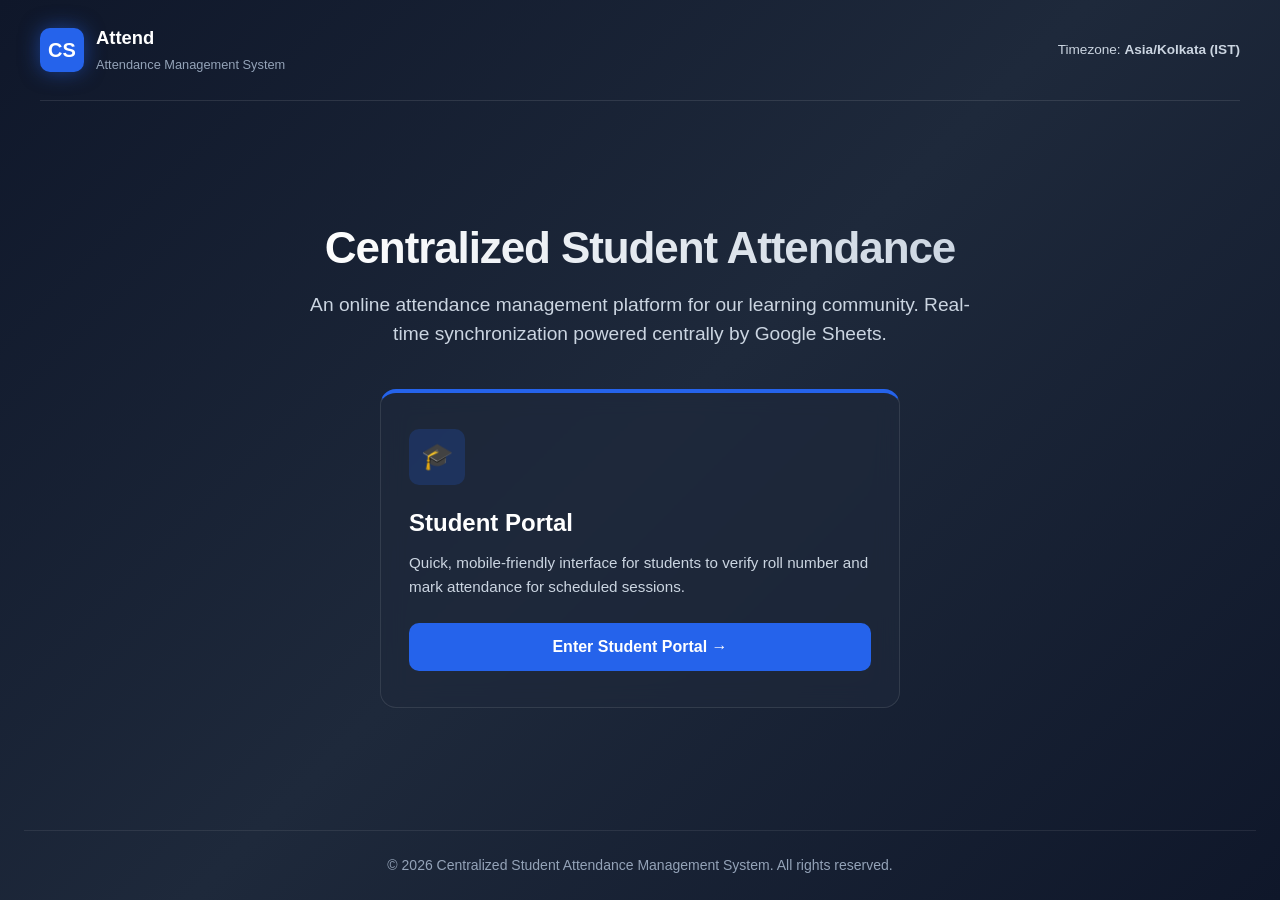
<file: index.html>
<!DOCTYPE html>
<html lang="en">
<head>
  <meta charset="UTF-8">
  <meta name="viewport" content="width=device-width, initial-scale=1.0">
  <title>Centralized Student Attendance Management System</title>
  <link rel="stylesheet" href="css/style.css">
  <link rel="preconnect" href="https://fonts.googleapis.com">
  <link rel="preconnect" href="https://fonts.gstatic.com" crossorigin>
</head>
<body class="landing-wrapper">

  <!-- Header -->
  <header class="landing-header">
    <div class="brand-badge">
      <div class="brand-logo-icon">CS</div>
      <div>
        <h2 style="font-size: 1.15rem; font-weight: 700; margin: 0;">Attend</h2>
        <span style="font-size: 0.8rem; color: var(--slate-400);">Attendance Management System</span>
      </div>
    </div>
    <div style="font-size: 0.85rem; color: var(--slate-300);">
      Timezone: <strong>Asia/Kolkata (IST)</strong>
    </div>
  </header>

  <!-- Hero Section -->
  <main class="landing-hero">
    <h1>Centralized Student Attendance</h1>
    <p>
      An online attendance management platform for our learning community.
      Real-time synchronization powered centrally by Google Sheets.
    </p>

    <!-- Portal Selection Cards -->
    <div class="portal-cards-grid">
      <!-- Student Portal Card -->
      <div class="portal-card student-card">
        <div>
          <div class="portal-icon">🎓</div>
          <h2>Student Portal</h2>
          <p>
            Quick, mobile-friendly interface for students to verify roll number and mark attendance for scheduled sessions.
          </p>
        </div>
        <div>
          <a href="student.html" class="btn-portal btn-primary">
            Enter Student Portal &rarr;
          </a>
        </div>
      </div>

    </div>
  </main>

  <!-- Footer -->
  <footer class="landing-footer">
    <p>&copy; 2026 Centralized Student Attendance Management System. All rights reserved.</p>
  </footer>

  <script src="js/config.js"></script>
</body>
</html>
</file>
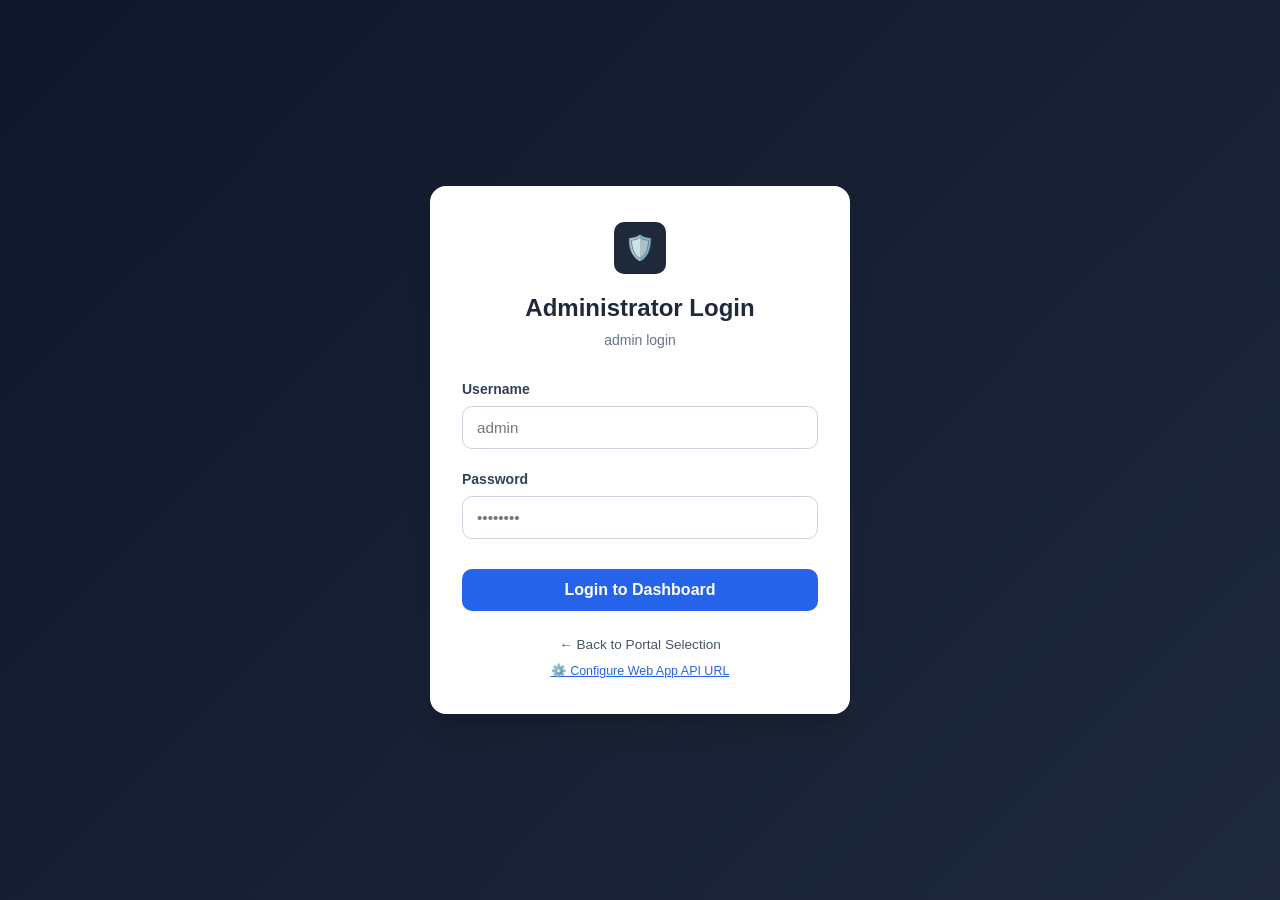
<file: admin-login.html>
<!DOCTYPE html>
<html lang="en">
<head>
  <meta charset="UTF-8">
  <meta name="viewport" content="width=device-width, initial-scale=1.0">
  <title>Admin Login | EduAttend</title>
  <link rel="stylesheet" href="css/style.css">
</head>
<body class="admin-login-body">

  <div class="login-card">
    <div class="login-header">
      <div class="login-badge-icon">🛡️</div>
      <h2>Administrator Login</h2>
      <p>admin login </p>
    </div>

    <!-- Alert Box -->
    <div id="loginAlert" class="status-card closed" style="display: none; padding: 12px; margin-bottom: 20px; font-size: 0.875rem;">
    </div>

    <form id="adminLoginForm">
      <div class="form-group">
        <label for="adminUsername" class="form-label">Username</label>
        <input
          type="text"
          id="adminUsername"
          class="form-input"
          placeholder="admin"
          required
          autocomplete="username"
        >
      </div>

      <div class="form-group">
        <label for="adminPassword" class="form-label">Password</label>
        <input
          type="password"
          id="adminPassword"
          class="form-input"
          placeholder="••••••••"
          required
          autocomplete="current-password"
        >
      </div>

      <button type="submit" id="btnLoginSubmit" class="btn-portal btn-primary" style="margin-top: 10px;">
        Login to Dashboard
      </button>
    </form>

    <div style="margin-top: 24px; text-align: center; font-size: 0.85rem; color: var(--slate-500); display: flex; flex-direction: column; gap: 8px;">
      <a href="index.html" style="color: var(--slate-600);">&larr; Back to Portal Selection</a>
      <button type="button" id="btnConfigApiUrl" style="background: none; border: none; color: var(--primary); font-size: 0.78rem; cursor: pointer; text-decoration: underline;">
        ⚙️ Configure Web App API URL
      </button>
    </div>
  </div>

  <script src="js/config.js"></script>
  <script src="js/api.js"></script>
  <script src="js/admin.js"></script>
</body>
</html>
</file>
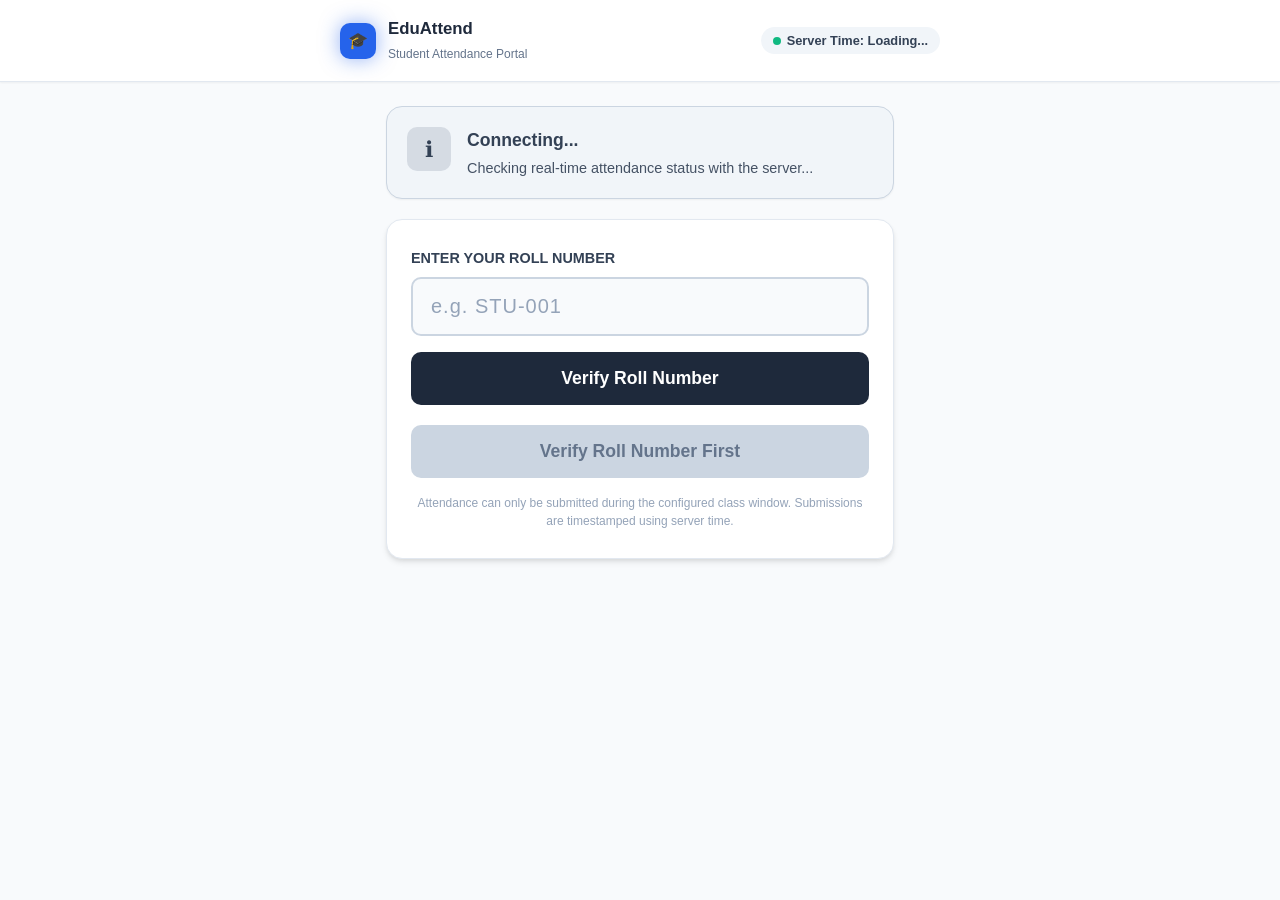
<file: student.html>
<!DOCTYPE html>
<html lang="en">
<head>
  <meta charset="UTF-8">
  <meta name="viewport" content="width=device-width, initial-scale=1.0">
  <title>Student Attendance Portal | EduAttend</title>
  <link rel="stylesheet" href="css/style.css">
</head>
<body class="student-page-body">

  <!-- Student Header -->
  <header class="student-header">
    <div class="student-header-inner">
      <div class="brand-badge">
        <div class="brand-logo-icon" style="width: 36px; height: 36px; font-size: 16px;">🎓</div>
        <div>
          <h1 style="font-size: 1.05rem; font-weight: 700; margin: 0; color: var(--slate-800);">EduAttend</h1>
          <span style="font-size: 0.75rem; color: var(--slate-500);">Student Attendance Portal</span>
        </div>
      </div>
      <div class="header-time-pill">
        <span class="pulse-dot online" id="pulseIndicator"></span>
        <span id="serverTimeDisplay">Server Time: Loading...</span>
      </div>
    </div>
  </header>

  <!-- Main Container -->
  <main class="student-container">

    <!-- Live Status Banner -->
    <div class="status-card idle" id="statusCard">
      <div class="status-icon-box" id="statusIcon">ℹ</div>
      <div class="status-info">
        <h3 id="statusTitle">Connecting...</h3>
        <p id="statusMessage">Checking real-time attendance status with the server...</p>
      </div>
    </div>

    <!-- Active Class Details Card -->
    <div class="class-info-card" id="classDetailsCard" style="display: none;">
      <div class="card-title-sub">Current Scheduled Session</div>
      <div class="class-title-text" id="displayClassName">Class Session</div>
      <div class="meta-grid">
        <div class="meta-item">
          <span class="meta-label">Date</span>
          <span class="meta-value" id="displayClassDate">-</span>
        </div>
        <div class="meta-item">
          <span class="meta-label">Class Timing</span>
          <span class="meta-value" id="displayClassTiming">-</span>
        </div>
        <div class="meta-item">
          <span class="meta-label">Attendance Window</span>
          <span class="meta-value" id="displayAttendanceWindow">-</span>
        </div>
        <div class="meta-item">
          <span class="meta-label">Timezone</span>
          <span class="meta-value">Asia/Kolkata (IST)</span>
        </div>
      </div>
    </div>

    <!-- Attendance Action Box -->
    <div class="attendance-box" id="attendanceBox">
      <!-- Error Message Box -->
      <div id="studentErrorAlert" class="status-card closed" style="display: none; padding: 12px 16px; margin-bottom: 16px; font-size: 0.9rem;">
      </div>

      <!-- Step 1: Roll Number Input & Verification -->
      <div class="attendance-step" id="stepVerification">
        <label for="studentRollInput" class="step-label">ENTER YOUR ROLL NUMBER</label>
        <div class="input-roll-group">
          <input
            type="text"
            id="studentRollInput"
            class="input-roll"
            placeholder="e.g. STU-001"
            autocomplete="off"
            autocapitalize="characters"
            spellcheck="false"
          >
        </div>
        <button type="button" id="btnVerifyRoll" class="btn-large btn-verify">
          Verify Roll Number
        </button>
      </div>

      <!-- Step 2: Student Verified Confirmation Banner -->
      <div class="student-verified-banner" id="verifiedBanner" style="display: none;">
        <div class="verified-avatar">✓</div>
        <div class="verified-text" style="flex: 1;">
          <h4 id="verifiedStudentName">Student Name</h4>
          <p id="verifiedRollNumber">Roll No</p>
        </div>
        <button type="button" id="btnResetVerification" style="background: none; border: none; color: #166534; font-size: 0.8rem; cursor: pointer; text-decoration: underline;">
          Change
        </button>
      </div>

      <!-- Step 3: Mark Attendance Button -->
      <div style="margin-top: 20px;">
        <button type="button" id="btnSubmitAttendance" class="btn-large btn-submit-attendance" disabled>
          <span>Verify Roll Number First</span>
        </button>
      </div>

      <p style="font-size: 0.75rem; color: var(--slate-400); text-align: center; margin-top: 16px;">
        Attendance can only be submitted during the configured class window. Submissions are timestamped using server time.
      </p>
    </div>

    <!-- Success Receipt Card -->
    <div class="attendance-box submission-success-card" id="submissionSuccessCard" style="display: none;">
      <div class="success-check-icon">✓</div>
      <h2 style="font-size: 1.4rem; color: var(--slate-800); margin-bottom: 6px;">Attendance Submitted!</h2>
      <p style="color: var(--slate-600); font-size: 0.95rem;">
        Your attendance has been submitted successfully!
      </p>

      <div class="receipt-box">
        <div class="receipt-row">
          <span style="color: var(--slate-500);">Attendance ID</span>
          <strong id="receiptAttId">ATT-XXXX</strong>
        </div>
        <div class="receipt-row">
          <span style="color: var(--slate-500);">Student Name</span>
          <strong id="receiptStudentName">-</strong>
        </div>
        <div class="receipt-row">
          <span style="color: var(--slate-500);">Roll Number</span>
          <strong id="receiptRoll">-</strong>
        </div>
        <div class="receipt-row">
          <span style="color: var(--slate-500);">Class Session</span>
          <strong id="receiptClassName">-</strong>
        </div>
        <div class="receipt-row">
          <span style="color: var(--slate-500);">Submission Time</span>
          <strong id="receiptTime">-</strong>
        </div>
        <div class="receipt-row">
          <span style="color: var(--slate-500);">Status</span>
          <span class="badge badge-present">PRESENT</span>
        </div>
      </div>

      <p style="font-size: 0.8rem; color: var(--slate-500);">
        Recorded centrally in Google Sheets. You may safely close this page.
      </p>
    </div>

  </main>

  <!-- Client Scripts -->
  <script src="js/config.js"></script>
  <script src="js/api.js"></script>
  <script src="js/student.js"></script>
</body>
</html>
</file>
<file: css/style.css>
/* ==========================================================================
   CENTRALIZED STUDENT ATTENDANCE MANAGEMENT SYSTEM - MAIN STYLESHEET
   Clean, Modern, Responsive Design (Mobile-First)
   ========================================================================== */

:root {
  --primary: #2563eb;
  --primary-hover: #1d4ed8;
  --primary-light: #eff6ff;
  --primary-border: #bfdbfe;

  --success: #10b981;
  --success-dark: #059669;
  --success-light: #ecfdf5;
  --success-border: #a7f3d0;

  --danger: #ef4444;
  --danger-dark: #dc2626;
  --danger-light: #fef2f2;
  --danger-border: #fecaca;

  --warning: #f59e0b;
  --warning-dark: #d97706;
  --warning-light: #fffbeb;
  --warning-border: #fde68a;

  --dark: #0f172a;
  --slate-800: #1e293b;
  --slate-700: #334155;
  --slate-600: #475569;
  --slate-500: #64748b;
  --slate-400: #94a3b8;
  --slate-300: #cbd5e1;
  --slate-200: #e2e8f0;
  --slate-100: #f1f5f9;
  --slate-50: #f8fafc;
  --white: #ffffff;

  --sidebar-width: 260px;
  --header-height: 68px;

  --font-family: -apple-system, BlinkMacSystemFont, "Segoe UI", Roboto, "Helvetica Neue", Arial, sans-serif;
  --radius-sm: 6px;
  --radius-md: 10px;
  --radius-lg: 16px;
  --radius-full: 9999px;

  --shadow-sm: 0 1px 2px 0 rgba(0, 0, 0, 0.05);
  --shadow-md: 0 4px 6px -1px rgba(0, 0, 0, 0.1), 0 2px 4px -1px rgba(0, 0, 0, 0.06);
  --shadow-lg: 0 10px 15px -3px rgba(0, 0, 0, 0.1), 0 4px 6px -2px rgba(0, 0, 0, 0.05);
  --shadow-xl: 0 20px 25px -5px rgba(0, 0, 0, 0.1), 0 10px 10px -5px rgba(0, 0, 0, 0.04);

  --transition: all 0.2s cubic-bezier(0.4, 0, 0.2, 1);
}

/* Base Reset */
*, *::before, *::after {
  box-sizing: border-box;
  margin: 0;
  padding: 0;
}

body {
  font-family: var(--font-family);
  background-color: var(--slate-50);
  color: var(--slate-800);
  line-height: 1.5;
  -webkit-font-smoothing: antialiased;
  min-height: 100vh;
}

a {
  color: var(--primary);
  text-decoration: none;
  transition: var(--transition);
}
a:hover {
  text-decoration: underline;
}

button, input, select, textarea {
  font-family: inherit;
  font-size: inherit;
}

/* ==========================================================================
   LANDING / PORTAL SELECTOR (index.html)
   ========================================================================== */
.landing-wrapper {
  min-height: 100vh;
  display: flex;
  flex-direction: column;
  justify-content: space-between;
  background: linear-gradient(135deg, #0f172a 0%, #1e293b 50%, #0f172a 100%);
  color: var(--white);
  padding: 24px;
}

.landing-header {
  display: flex;
  justify-content: space-between;
  align-items: center;
  max-width: 1200px;
  margin: 0 auto;
  width: 100%;
  padding-bottom: 24px;
  border-bottom: 1px solid rgba(255, 255, 255, 0.1);
}

.brand-badge {
  display: flex;
  align-items: center;
  gap: 12px;
}

.brand-logo-icon {
  width: 44px;
  height: 44px;
  background: var(--primary);
  border-radius: var(--radius-md);
  display: flex;
  align-items: center;
  justify-content: center;
  font-weight: 700;
  font-size: 20px;
  color: var(--white);
  box-shadow: 0 0 20px rgba(37, 99, 235, 0.5);
}

.landing-hero {
  max-width: 1000px;
  margin: 40px auto;
  text-align: center;
}

.landing-hero h1 {
  font-size: 2.75rem;
  font-weight: 800;
  letter-spacing: -0.025em;
  line-height: 1.2;
  margin-bottom: 16px;
  background: linear-gradient(to right, #ffffff, #cbd5e1);
  -webkit-background-clip: text;
  -webkit-text-fill-color: transparent;
}

.landing-hero p {
  font-size: 1.2rem;
  color: var(--slate-300);
  max-width: 680px;
  margin: 0 auto 40px;
}

.portal-cards-grid {
  display: grid;
  grid-template-columns: minmax(300px, 520px);
  justify-content: center;
  gap: 28px;
  margin-top: 20px;
}

.portal-card {
  background: rgba(30, 41, 59, 0.7);
  backdrop-filter: blur(12px);
  border: 1px solid rgba(255, 255, 255, 0.1);
  border-radius: var(--radius-lg);
  padding: 36px 28px;
  text-align: left;
  transition: var(--transition);
  display: flex;
  flex-direction: column;
  justify-content: space-between;
}

.portal-card:hover {
  transform: translateY(-6px);
  border-color: rgba(255, 255, 255, 0.25);
  box-shadow: var(--shadow-xl);
}

.portal-card.student-card {
  border-top: 4px solid var(--primary);
}

.portal-card.admin-card {
  border-top: 4px solid var(--warning);
}

.portal-icon {
  width: 56px;
  height: 56px;
  border-radius: var(--radius-md);
  display: flex;
  align-items: center;
  justify-content: center;
  margin-bottom: 20px;
  font-size: 26px;
}

.student-card .portal-icon {
  background: rgba(37, 99, 235, 0.2);
  color: #60a5fa;
}

.admin-card .portal-icon {
  background: rgba(245, 158, 11, 0.2);
  color: #fbbf24;
}

.portal-card h2 {
  font-size: 1.5rem;
  margin-bottom: 10px;
  color: var(--white);
}

.portal-card p {
  color: var(--slate-300);
  font-size: 0.95rem;
  margin-bottom: 24px;
  line-height: 1.6;
}

.btn-portal {
  display: inline-flex;
  align-items: center;
  justify-content: center;
  gap: 8px;
  padding: 12px 24px;
  border-radius: var(--radius-md);
  font-weight: 600;
  text-align: center;
  cursor: pointer;
  border: none;
  transition: var(--transition);
  width: 100%;
}

.btn-primary {
  background: var(--primary);
  color: var(--white);
}
.btn-primary:hover {
  background: var(--primary-hover);
  text-decoration: none;
  box-shadow: 0 4px 12px rgba(37, 99, 235, 0.4);
}

.btn-dark {
  background: var(--slate-700);
  color: var(--white);
}
.btn-dark:hover {
  background: var(--slate-600);
  text-decoration: none;
}

.landing-footer {
  text-align: center;
  font-size: 0.875rem;
  color: var(--slate-400);
  padding-top: 24px;
  border-top: 1px solid rgba(255, 255, 255, 0.08);
}

/* ==========================================================================
   STUDENT PORTAL (student.html)
   ========================================================================== */
.student-page-body {
  background-color: #f8fafc;
  display: flex;
  flex-direction: column;
  min-height: 100vh;
}

.student-header {
  background: var(--white);
  border-bottom: 1px solid var(--slate-200);
  padding: 16px 20px;
  position: sticky;
  top: 0;
  z-index: 50;
  box-shadow: var(--shadow-sm);
}

.student-header-inner {
  max-width: 600px;
  margin: 0 auto;
  display: flex;
  align-items: center;
  justify-content: space-between;
}

.header-time-pill {
  font-size: 0.8rem;
  font-weight: 600;
  background: var(--slate-100);
  color: var(--slate-700);
  padding: 4px 12px;
  border-radius: var(--radius-full);
  display: flex;
  align-items: center;
  gap: 6px;
}

.pulse-dot {
  width: 8px;
  height: 8px;
  border-radius: 50%;
  background: var(--slate-400);
}
.pulse-dot.online {
  background: var(--success);
  box-shadow: 0 0 0 0 rgba(16, 185, 129, 0.7);
  animation: pulse-green 2s infinite;
}
.pulse-dot.closed {
  background: var(--danger);
}
.pulse-dot.warning {
  background: var(--warning);
}

@keyframes pulse-green {
  0% { transform: scale(0.95); box-shadow: 0 0 0 0 rgba(16, 185, 129, 0.7); }
  70% { transform: scale(1); box-shadow: 0 0 0 8px rgba(16, 185, 129, 0); }
  100% { transform: scale(0.95); box-shadow: 0 0 0 0 rgba(16, 185, 129, 0); }
}

.student-container {
  max-width: 540px;
  width: 100%;
  margin: 24px auto;
  padding: 0 16px;
  flex: 1;
}

/* Status Banner */
.status-card {
  border-radius: var(--radius-lg);
  padding: 20px;
  margin-bottom: 20px;
  display: flex;
  align-items: flex-start;
  gap: 16px;
  transition: var(--transition);
  box-shadow: var(--shadow-sm);
}

.status-card.open {
  background: var(--success-light);
  border: 1px solid var(--success-border);
  color: #065f46;
}

.status-card.closed {
  background: var(--danger-light);
  border: 1px solid var(--danger-border);
  color: #991b1b;
}

.status-card.pending {
  background: var(--warning-light);
  border: 1px solid var(--warning-border);
  color: #92400e;
}

.status-card.idle {
  background: var(--slate-100);
  border: 1px solid var(--slate-300);
  color: var(--slate-700);
}

.status-icon-box {
  width: 44px;
  height: 44px;
  border-radius: var(--radius-md);
  display: flex;
  align-items: center;
  justify-content: center;
  font-size: 22px;
  flex-shrink: 0;
}

.status-card.open .status-icon-box {
  background: rgba(16, 185, 129, 0.2);
}
.status-card.closed .status-icon-box {
  background: rgba(239, 68, 68, 0.2);
}
.status-card.pending .status-icon-box {
  background: rgba(245, 158, 11, 0.2);
}
.status-card.idle .status-icon-box {
  background: rgba(100, 116, 139, 0.2);
}

.status-info h3 {
  font-size: 1.1rem;
  font-weight: 700;
  margin-bottom: 4px;
}

.status-info p {
  font-size: 0.9rem;
  line-height: 1.4;
  opacity: 0.9;
}

/* Class Info Card */
.class-info-card {
  background: var(--white);
  border: 1px solid var(--slate-200);
  border-radius: var(--radius-lg);
  padding: 20px;
  margin-bottom: 20px;
  box-shadow: var(--shadow-sm);
}

.card-title-sub {
  font-size: 0.75rem;
  text-transform: uppercase;
  letter-spacing: 0.05em;
  font-weight: 700;
  color: var(--slate-400);
  margin-bottom: 8px;
}

.class-title-text {
  font-size: 1.35rem;
  font-weight: 700;
  color: var(--slate-800);
  margin-bottom: 12px;
}

.meta-grid {
  display: grid;
  grid-template-columns: 1fr 1fr;
  gap: 12px;
  padding-top: 12px;
  border-top: 1px solid var(--slate-100);
}

.meta-item {
  display: flex;
  flex-direction: column;
}

.meta-label {
  font-size: 0.75rem;
  color: var(--slate-500);
}

.meta-value {
  font-size: 0.9rem;
  font-weight: 600;
  color: var(--slate-800);
}

/* Student Attendance Action Card */
.attendance-box {
  background: var(--white);
  border: 1px solid var(--slate-200);
  border-radius: var(--radius-lg);
  padding: 28px 24px;
  box-shadow: var(--shadow-md);
}

.attendance-step {
  margin-bottom: 20px;
}

.step-label {
  display: block;
  font-size: 0.9rem;
  font-weight: 700;
  color: var(--slate-700);
  margin-bottom: 8px;
}

.input-roll-group {
  position: relative;
  margin-bottom: 16px;
}

.input-roll {
  width: 100%;
  padding: 16px 18px;
  font-size: 1.25rem;
  font-weight: 700;
  letter-spacing: 0.05em;
  color: var(--slate-800);
  background: var(--slate-50);
  border: 2px solid var(--slate-300);
  border-radius: var(--radius-md);
  text-transform: uppercase;
  transition: var(--transition);
}

.input-roll:focus {
  outline: none;
  border-color: var(--primary);
  background: var(--white);
  box-shadow: 0 0 0 4px rgba(37, 99, 235, 0.15);
}

.input-roll::placeholder {
  color: var(--slate-400);
  font-weight: 500;
  text-transform: none;
}

.btn-large {
  width: 100%;
  padding: 16px;
  font-size: 1.1rem;
  font-weight: 700;
  border-radius: var(--radius-md);
  border: none;
  cursor: pointer;
  display: flex;
  align-items: center;
  justify-content: center;
  gap: 10px;
  transition: var(--transition);
}

.btn-verify {
  background: var(--slate-800);
  color: var(--white);
}
.btn-verify:hover {
  background: var(--slate-700);
}

.btn-submit-attendance {
  background: var(--success);
  color: var(--white);
  box-shadow: 0 4px 14px rgba(16, 185, 129, 0.4);
}
.btn-submit-attendance:hover:not(:disabled) {
  background: var(--success-dark);
  transform: translateY(-2px);
  box-shadow: 0 6px 18px rgba(16, 185, 129, 0.5);
}
.btn-submit-attendance:disabled {
  background: var(--slate-300);
  color: var(--slate-500);
  cursor: not-allowed;
  box-shadow: none;
  transform: none;
}

/* Student Verified Card */
.student-verified-banner {
  background: #f0fdf4;
  border: 1px solid #bbf7d0;
  border-radius: var(--radius-md);
  padding: 16px;
  margin-bottom: 20px;
  display: flex;
  align-items: center;
  gap: 14px;
}

.verified-avatar {
  width: 44px;
  height: 44px;
  border-radius: 50%;
  background: #22c55e;
  color: var(--white);
  display: flex;
  align-items: center;
  justify-content: center;
  font-size: 20px;
  font-weight: 700;
  flex-shrink: 0;
}

.verified-text h4 {
  font-size: 1rem;
  color: #15803d;
  font-weight: 700;
}
.verified-text p {
  font-size: 0.85rem;
  color: #166534;
}

/* Success Card */
.submission-success-card {
  text-align: center;
  padding: 32px 20px;
}

.success-check-icon {
  width: 64px;
  height: 64px;
  background: var(--success-light);
  border: 2px solid var(--success-border);
  color: var(--success);
  border-radius: 50%;
  display: flex;
  align-items: center;
  justify-content: center;
  font-size: 32px;
  margin: 0 auto 18px;
  animation: scale-up 0.3s ease-out;
}

@keyframes scale-up {
  0% { transform: scale(0.5); opacity: 0; }
  100% { transform: scale(1); opacity: 1; }
}

.receipt-box {
  background: var(--slate-50);
  border: 1px dashed var(--slate-300);
  border-radius: var(--radius-md);
  padding: 16px;
  margin: 20px 0;
  text-align: left;
  font-size: 0.85rem;
}

.receipt-row {
  display: flex;
  justify-content: space-between;
  padding: 6px 0;
  border-bottom: 1px solid var(--slate-200);
}
.receipt-row:last-child {
  border-bottom: none;
}

/* ==========================================================================
   ADMIN LOGIN (admin-login.html)
   ========================================================================== */
.admin-login-body {
  min-height: 100vh;
  display: flex;
  align-items: center;
  justify-content: center;
  background: linear-gradient(135deg, #0f172a 0%, #1e293b 100%);
  padding: 20px;
}

.login-card {
  width: 100%;
  max-width: 420px;
  background: var(--white);
  border-radius: var(--radius-lg);
  padding: 36px 32px;
  box-shadow: var(--shadow-xl);
}

.login-header {
  text-align: center;
  margin-bottom: 28px;
}

.login-badge-icon {
  width: 52px;
  height: 52px;
  background: var(--slate-800);
  color: var(--white);
  border-radius: var(--radius-md);
  display: flex;
  align-items: center;
  justify-content: center;
  font-size: 24px;
  margin: 0 auto 16px;
}

.login-header h2 {
  font-size: 1.5rem;
  font-weight: 700;
  color: var(--slate-800);
}

.login-header p {
  font-size: 0.875rem;
  color: var(--slate-500);
  margin-top: 4px;
}

.form-group {
  margin-bottom: 20px;
}

.form-label {
  display: block;
  font-size: 0.875rem;
  font-weight: 600;
  color: var(--slate-700);
  margin-bottom: 6px;
}

.form-input {
  width: 100%;
  padding: 12px 14px;
  font-size: 0.95rem;
  border: 1px solid var(--slate-300);
  border-radius: var(--radius-md);
  transition: var(--transition);
  background: var(--white);
  color: var(--slate-800);
}

.form-input:focus {
  outline: none;
  border-color: var(--primary);
  box-shadow: 0 0 0 3px rgba(37, 99, 235, 0.15);
}

/* ==========================================================================
   ADMIN DASHBOARD (admin-dashboard.html)
   ========================================================================== */
.admin-layout {
  display: flex;
  min-height: 100vh;
}

/* Sidebar */
.admin-sidebar {
  width: var(--sidebar-width);
  background: var(--slate-800);
  color: var(--white);
  display: flex;
  flex-direction: column;
  position: fixed;
  top: 0;
  bottom: 0;
  left: 0;
  z-index: 100;
  transition: transform 0.3s ease;
}

.sidebar-brand {
  padding: 20px;
  display: flex;
  align-items: center;
  gap: 12px;
  border-bottom: 1px solid rgba(255, 255, 255, 0.1);
}

.sidebar-brand h3 {
  font-size: 1.05rem;
  font-weight: 700;
  letter-spacing: -0.01em;
  color: var(--white);
}

.sidebar-nav {
  list-style: none;
  padding: 16px 12px;
  flex: 1;
  overflow-y: auto;
}

.sidebar-link {
  display: flex;
  align-items: center;
  gap: 12px;
  padding: 12px 16px;
  color: var(--slate-300);
  border-radius: var(--radius-md);
  font-size: 0.92rem;
  font-weight: 500;
  transition: var(--transition);
  cursor: pointer;
  margin-bottom: 4px;
  text-decoration: none;
}

.sidebar-link:hover {
  background: rgba(255, 255, 255, 0.08);
  color: var(--white);
  text-decoration: none;
}

.sidebar-link.active {
  background: var(--primary);
  color: var(--white);
  font-weight: 600;
}

.sidebar-footer {
  padding: 16px;
  border-top: 1px solid rgba(255, 255, 255, 0.1);
}

/* Main Content Area */
.admin-main {
  margin-left: var(--sidebar-width);
  flex: 1;
  display: flex;
  flex-direction: column;
  min-width: 0;
}

.admin-topbar {
  height: var(--header-height);
  background: var(--white);
  border-bottom: 1px solid var(--slate-200);
  padding: 0 24px;
  display: flex;
  align-items: center;
  justify-content: space-between;
  position: sticky;
  top: 0;
  z-index: 90;
}

.topbar-left {
  display: flex;
  align-items: center;
  gap: 16px;
}

.mobile-menu-btn {
  display: none;
  background: none;
  border: none;
  font-size: 22px;
  color: var(--slate-700);
  cursor: pointer;
}

.page-title {
  font-size: 1.25rem;
  font-weight: 700;
  color: var(--slate-800);
}

.topbar-right {
  display: flex;
  align-items: center;
  gap: 16px;
}

.status-indicator-badge {
  display: flex;
  align-items: center;
  gap: 8px;
  padding: 6px 14px;
  border-radius: var(--radius-full);
  font-size: 0.8rem;
  font-weight: 700;
  text-transform: uppercase;
}

.status-indicator-badge.enabled {
  background: var(--success-light);
  color: var(--success-dark);
  border: 1px solid var(--success-border);
}

.status-indicator-badge.disabled {
  background: var(--danger-light);
  color: var(--danger-dark);
  border: 1px solid var(--danger-border);
}

.admin-content {
  padding: 28px 24px;
  flex: 1;
}

/* Attendance Quick Control Bar */
.attendance-control-banner {
  background: var(--white);
  border: 1px solid var(--slate-200);
  border-radius: var(--radius-lg);
  padding: 20px 24px;
  margin-bottom: 28px;
  display: flex;
  align-items: center;
  justify-content: space-between;
  flex-wrap: wrap;
  gap: 16px;
  box-shadow: var(--shadow-sm);
}

.control-banner-info h4 {
  font-size: 1.1rem;
  font-weight: 700;
  color: var(--slate-800);
}
.control-banner-info p {
  font-size: 0.875rem;
  color: var(--slate-500);
}

.control-buttons-group {
  display: flex;
  gap: 12px;
}

.btn-ctrl-enable {
  background: var(--success);
  color: var(--white);
  padding: 12px 22px;
  font-size: 0.95rem;
  font-weight: 700;
  border: none;
  border-radius: var(--radius-md);
  cursor: pointer;
  display: flex;
  align-items: center;
  gap: 8px;
  transition: var(--transition);
}
.btn-ctrl-enable:hover {
  background: var(--success-dark);
  box-shadow: 0 4px 12px rgba(16, 185, 129, 0.35);
}

.btn-ctrl-disable {
  background: var(--danger);
  color: var(--white);
  padding: 12px 22px;
  font-size: 0.95rem;
  font-weight: 700;
  border: none;
  border-radius: var(--radius-md);
  cursor: pointer;
  display: flex;
  align-items: center;
  gap: 8px;
  transition: var(--transition);
}
.btn-ctrl-disable:hover {
  background: var(--danger-dark);
  box-shadow: 0 4px 12px rgba(239, 68, 68, 0.35);
}

/* Metric / Statistics Cards */
.stats-grid {
  display: grid;
  grid-template-columns: repeat(auto-fit, minmax(200px, 1fr));
  gap: 20px;
  margin-bottom: 28px;
}

.stat-card {
  background: var(--white);
  border: 1px solid var(--slate-200);
  border-radius: var(--radius-lg);
  padding: 20px;
  box-shadow: var(--shadow-sm);
  display: flex;
  align-items: center;
  gap: 16px;
  transition: var(--transition);
}

.stat-card:hover {
  transform: translateY(-2px);
  box-shadow: var(--shadow-md);
}

.stat-icon {
  width: 48px;
  height: 48px;
  border-radius: var(--radius-md);
  display: flex;
  align-items: center;
  justify-content: center;
  font-size: 22px;
  flex-shrink: 0;
}

.stat-icon.blue { background: var(--primary-light); color: var(--primary); }
.stat-icon.green { background: var(--success-light); color: var(--success); }
.stat-icon.red { background: var(--danger-light); color: var(--danger); }
.stat-icon.amber { background: var(--warning-light); color: var(--warning); }
.stat-icon.purple { background: #f3e8ff; color: #9333ea; }

.stat-content {
  display: flex;
  flex-direction: column;
}

.stat-value {
  font-size: 1.6rem;
  font-weight: 800;
  color: var(--slate-800);
  line-height: 1.1;
}

.stat-label {
  font-size: 0.8rem;
  font-weight: 600;
  color: var(--slate-500);
  margin-top: 4px;
}

/* Table Cards */
.panel-card {
  background: var(--white);
  border: 1px solid var(--slate-200);
  border-radius: var(--radius-lg);
  box-shadow: var(--shadow-sm);
  margin-bottom: 28px;
  overflow: hidden;
}

.panel-header {
  padding: 20px 24px;
  border-bottom: 1px solid var(--slate-200);
  display: flex;
  align-items: center;
  justify-content: space-between;
  flex-wrap: wrap;
  gap: 16px;
}

.panel-title {
  font-size: 1.15rem;
  font-weight: 700;
  color: var(--slate-800);
}

.panel-actions {
  display: flex;
  align-items: center;
  gap: 12px;
  flex-wrap: wrap;
}

.table-responsive {
  overflow-x: auto;
  width: 100%;
}

.data-table {
  width: 100%;
  border-collapse: collapse;
  font-size: 0.9rem;
  text-align: left;
}

.data-table th {
  background: var(--slate-50);
  color: var(--slate-600);
  font-weight: 700;
  padding: 12px 20px;
  border-bottom: 1px solid var(--slate-200);
  white-space: nowrap;
}

.data-table td {
  padding: 14px 20px;
  border-bottom: 1px solid var(--slate-200);
  color: var(--slate-700);
  white-space: nowrap;
}

.data-table tr:hover {
  background-color: var(--slate-50);
}

/* Badges */
.badge {
  display: inline-flex;
  align-items: center;
  gap: 4px;
  padding: 4px 10px;
  border-radius: var(--radius-full);
  font-size: 0.75rem;
  font-weight: 700;
  text-transform: uppercase;
}

.badge-present {
  background: var(--success-light);
  color: var(--success-dark);
  border: 1px solid var(--success-border);
}

.badge-absent {
  background: var(--danger-light);
  color: var(--danger-dark);
  border: 1px solid var(--danger-border);
}

.badge-scheduled {
  background: var(--primary-light);
  color: var(--primary);
  border: 1px solid var(--primary-border);
}

.badge-active {
  background: var(--success-light);
  color: var(--success-dark);
}

/* Modals */
.modal-overlay {
  position: fixed;
  top: 0;
  left: 0;
  right: 0;
  bottom: 0;
  background: rgba(15, 23, 42, 0.6);
  backdrop-filter: blur(4px);
  display: flex;
  align-items: center;
  justify-content: center;
  z-index: 1000;
  padding: 16px;
  opacity: 0;
  visibility: hidden;
  transition: all 0.2s ease;
}

.modal-overlay.active {
  opacity: 1;
  visibility: visible;
}

.modal-content {
  background: var(--white);
  border-radius: var(--radius-lg);
  max-width: 600px;
  width: 100%;
  max-height: 90vh;
  overflow-y: auto;
  box-shadow: var(--shadow-xl);
  transform: translateY(20px);
  transition: transform 0.2s ease;
}

.modal-overlay.active .modal-content {
  transform: translateY(0);
}

.modal-header {
  padding: 20px 24px;
  border-bottom: 1px solid var(--slate-200);
  display: flex;
  align-items: center;
  justify-content: space-between;
}

.modal-title {
  font-size: 1.2rem;
  font-weight: 700;
  color: var(--slate-800);
}

.modal-close {
  background: none;
  border: none;
  font-size: 24px;
  color: var(--slate-400);
  cursor: pointer;
  transition: var(--transition);
}
.modal-close:hover {
  color: var(--slate-800);
}

.modal-body {
  padding: 24px;
}

.modal-footer {
  padding: 16px 24px;
  border-top: 1px solid var(--slate-200);
  display: flex;
  justify-content: flex-end;
  gap: 12px;
  background: var(--slate-50);
}

/* Drag and Drop Excel Box */
.dropzone {
  border: 2px dashed var(--slate-300);
  border-radius: var(--radius-md);
  padding: 36px 20px;
  text-align: center;
  background: var(--slate-50);
  cursor: pointer;
  transition: var(--transition);
}

.dropzone:hover, .dropzone.dragover {
  border-color: var(--primary);
  background: var(--primary-light);
}

.dropzone-icon {
  font-size: 40px;
  color: var(--primary);
  margin-bottom: 12px;
}

/* Toast Notification */
.toast-container {
  position: fixed;
  bottom: 24px;
  right: 24px;
  z-index: 9999;
  display: flex;
  flex-direction: column;
  gap: 10px;
}

.toast {
  min-width: 280px;
  max-width: 420px;
  padding: 14px 18px;
  border-radius: var(--radius-md);
  box-shadow: var(--shadow-lg);
  font-size: 0.9rem;
  font-weight: 500;
  display: flex;
  align-items: center;
  gap: 12px;
  animation: slide-in 0.3s ease;
  color: var(--white);
}

.toast.toast-success { background: #059669; }
.toast.toast-error { background: #dc2626; }
.toast.toast-warning { background: #d97706; }
.toast.toast-info { background: #2563eb; }

@keyframes slide-in {
  from { transform: translateX(100%); opacity: 0; }
  to { transform: translateX(0); opacity: 1; }
}

/* Loading Spinner */
.spinner {
  width: 20px;
  height: 20px;
  border: 3px solid rgba(255, 255, 255, 0.3);
  border-radius: 50%;
  border-top-color: var(--white);
  animation: spin 0.8s linear infinite;
  display: inline-block;
}

.spinner-dark {
  border-color: rgba(15, 23, 42, 0.2);
  border-top-color: var(--slate-800);
}

@keyframes spin {
  to { transform: rotate(360deg); }
}

/* Responsive adjustments */
@media (max-width: 900px) {
  .admin-sidebar {
    transform: translateX(-100%);
    width: min(280px, 85vw);
    box-shadow: var(--shadow-xl);
  }
  .admin-sidebar.open {
    transform: translateX(0);
  }
  .admin-main {
    margin-left: 0;
  }
  .mobile-menu-btn {
    display: block;
  }
  .admin-content {
    padding: 20px 16px;
  }
  .admin-topbar {
    padding: 0 16px;
  }
  .topbar-right {
    gap: 8px;
  }
  #topbarServerTime {
    display: none;
  }
}

@media (max-width: 600px) {
  body {
    overflow-x: hidden;
  }
  .landing-wrapper {
    padding: 16px;
  }
  .landing-header {
    align-items: flex-start;
  }
  .landing-header > div:last-child {
    max-width: 120px;
    text-align: right;
  }
  .landing-hero {
    width: 100%;
    margin: 28px auto;
  }
  .landing-hero h1 {
    font-size: 1.75rem;
  }
  .landing-hero p {
    font-size: 1rem;
    margin-bottom: 24px;
  }
  .portal-cards-grid {
    width: 100%;
    grid-template-columns: minmax(0, 520px);
  }
  .portal-card {
    padding: 24px 20px;
  }
  .student-header {
    padding: 12px;
  }
  .student-header-inner {
    gap: 8px;
  }
  .student-header .brand-badge > div:last-child span {
    display: none;
  }
  .header-time-pill {
    font-size: 0.72rem;
    padding: 5px 8px;
  }
  .student-container {
    margin: 12px auto;
    padding: 0 12px;
  }
  .status-card,
  .class-info-card,
  .attendance-box {
    border-radius: var(--radius-md);
  }
  .status-card {
    padding: 16px;
  }
  .attendance-box {
    padding: 20px 16px;
  }
  .student-verified-banner {
    gap: 10px;
  }
  .verified-avatar {
    width: 40px;
    height: 40px;
  }
  .btn-large {
    min-height: 52px;
  }
  .meta-grid {
    grid-template-columns: 1fr;
  }
  .receipt-row {
    gap: 12px;
  }
  .receipt-row strong {
    text-align: right;
  }
  .login-card {
    padding: 28px 20px;
  }
  .admin-topbar {
    height: 60px;
  }
  .page-title {
    max-width: 150px;
    overflow: hidden;
    text-overflow: ellipsis;
    white-space: nowrap;
    font-size: 1rem;
  }
  .status-indicator-badge {
    max-width: 118px;
    overflow: hidden;
    text-overflow: ellipsis;
    white-space: nowrap;
  }
  .admin-content {
    padding: 16px 12px;
  }
  .attendance-control-banner {
    padding: 16px;
  }
  .control-banner-info {
    width: 100%;
  }
  .stats-grid {
    grid-template-columns: 1fr;
  }
  .stat-card {
    padding: 16px;
  }
  .control-buttons-group {
    width: 100%;
    flex-direction: column;
  }
  .btn-ctrl-enable, .btn-ctrl-disable {
    flex: 1;
    justify-content: center;
    width: 100%;
  }
  .panel-header,
  .modal-header {
    padding: 16px;
  }
  .panel-actions,
  .panel-actions .form-input,
  .panel-actions .btn-portal {
    width: 100% !important;
  }
  .panel-actions {
    align-items: stretch;
  }
  .data-table th,
  .data-table td {
    padding: 10px 12px;
  }
  .modal-overlay {
    padding: 8px;
  }
  .modal-content {
    max-height: 94vh;
  }
  .modal-body,
  .modal-footer {
    padding: 16px;
  }
  .modal-footer {
    flex-direction: column-reverse;
  }
  .modal-footer .btn-portal {
    width: 100% !important;
  }
  .toast-container {
    left: 12px;
    right: 12px;
    bottom: 12px;
  }
  .toast {
    min-width: 0;
    max-width: none;
    width: 100%;
  }
  #panel-attendance > .panel-card:first-child > div,
  #panel-attendance > .panel-card:first-child > div > div {
    width: 100% !important;
  }
  #panel-attendance > .panel-card:first-child > div {
    padding: 16px !important;
  }
  #panel-attendance > .panel-card:first-child > div > div:last-child {
    display: grid !important;
    grid-template-columns: 1fr;
  }
  #panel-attendance > .panel-card:first-child button {
    width: 100% !important;
  }
  #panel-excel > .panel-card > div[style*="grid-template-columns"] {
    grid-template-columns: 1fr !important;
  }
  .modal-content [style*="grid-template-columns: 1fr 1fr"] {
    grid-template-columns: 1fr !important;
  }
}

@media (max-width: 380px) {
  .brand-badge {
    gap: 8px;
  }
  .brand-logo-icon {
    width: 40px;
    height: 40px;
  }
  .landing-header > div:last-child {
    display: none;
  }
  .student-header-inner {
    align-items: center;
  }
  .header-time-pill {
    max-width: 145px;
  }
  .status-icon-box {
    width: 38px;
    height: 38px;
  }
  .receipt-row {
    flex-direction: column;
  }
  .receipt-row strong {
    text-align: left;
  }
}
</file>
